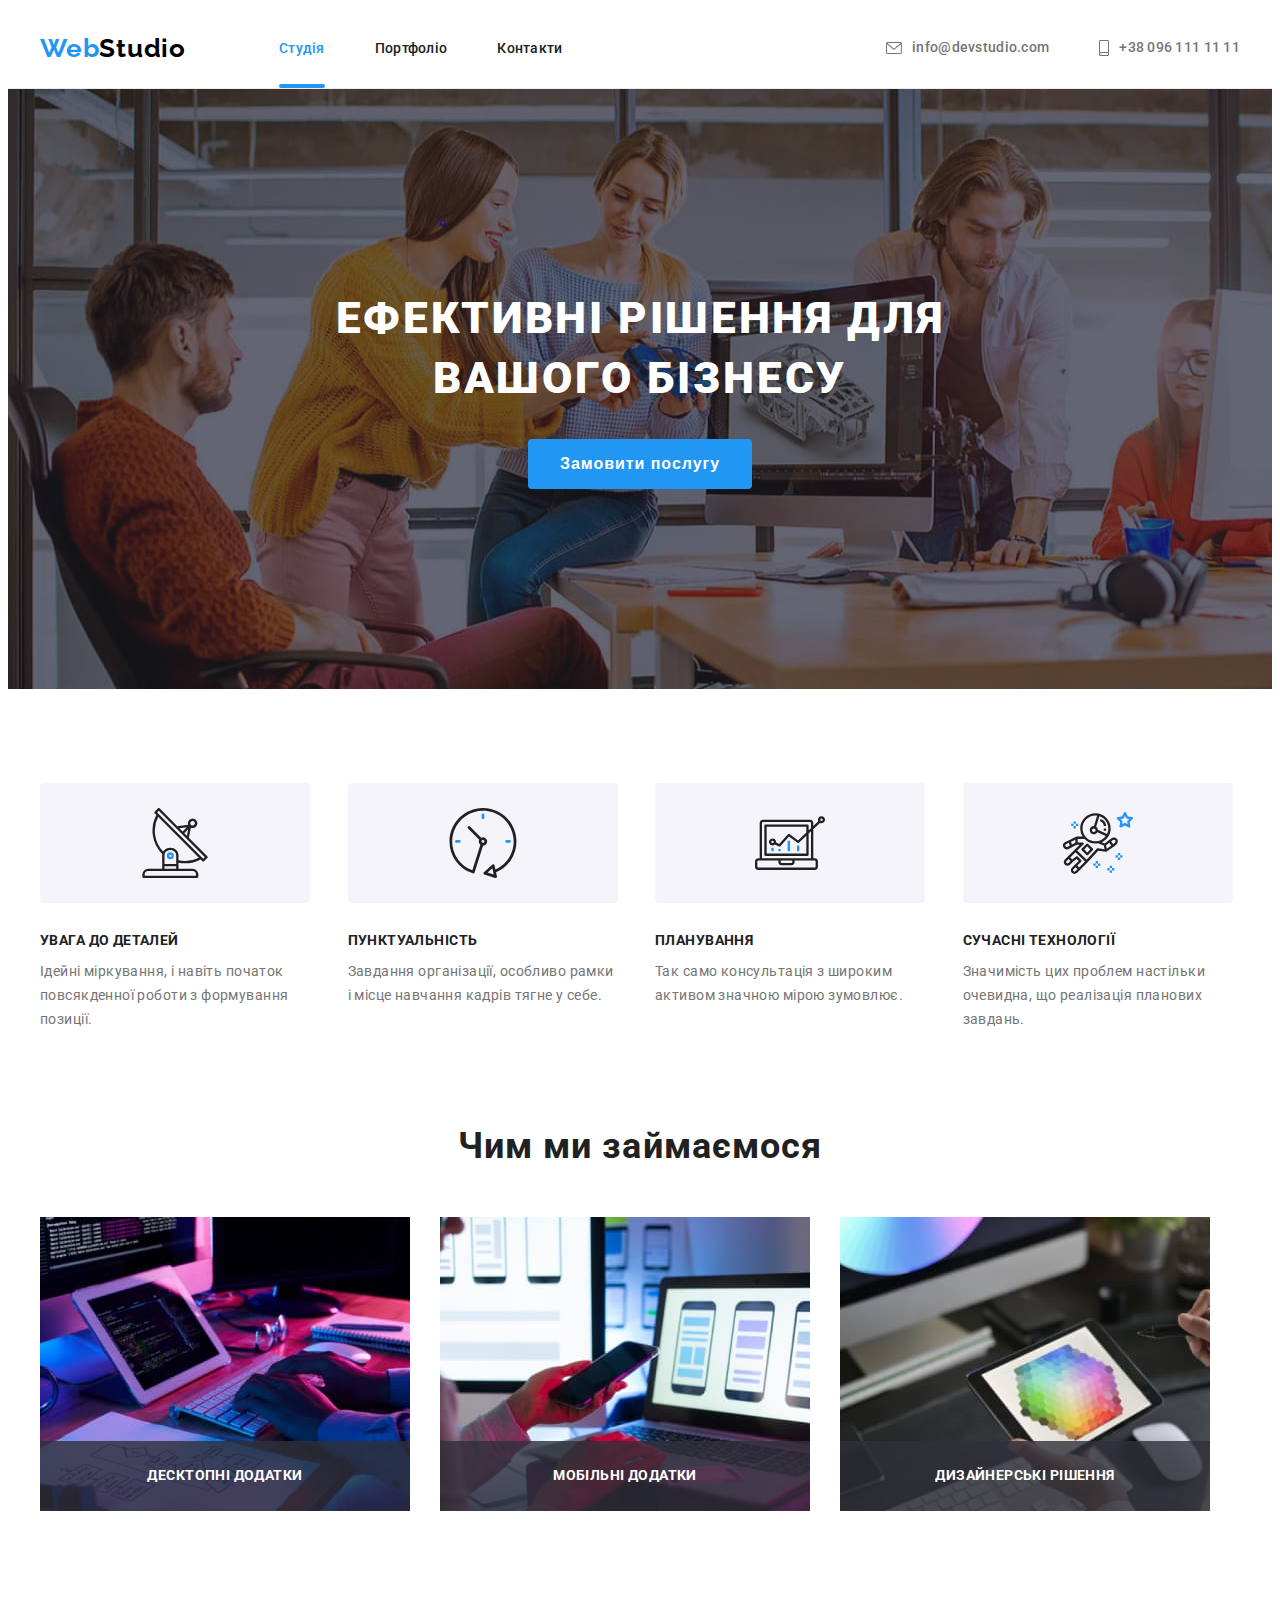
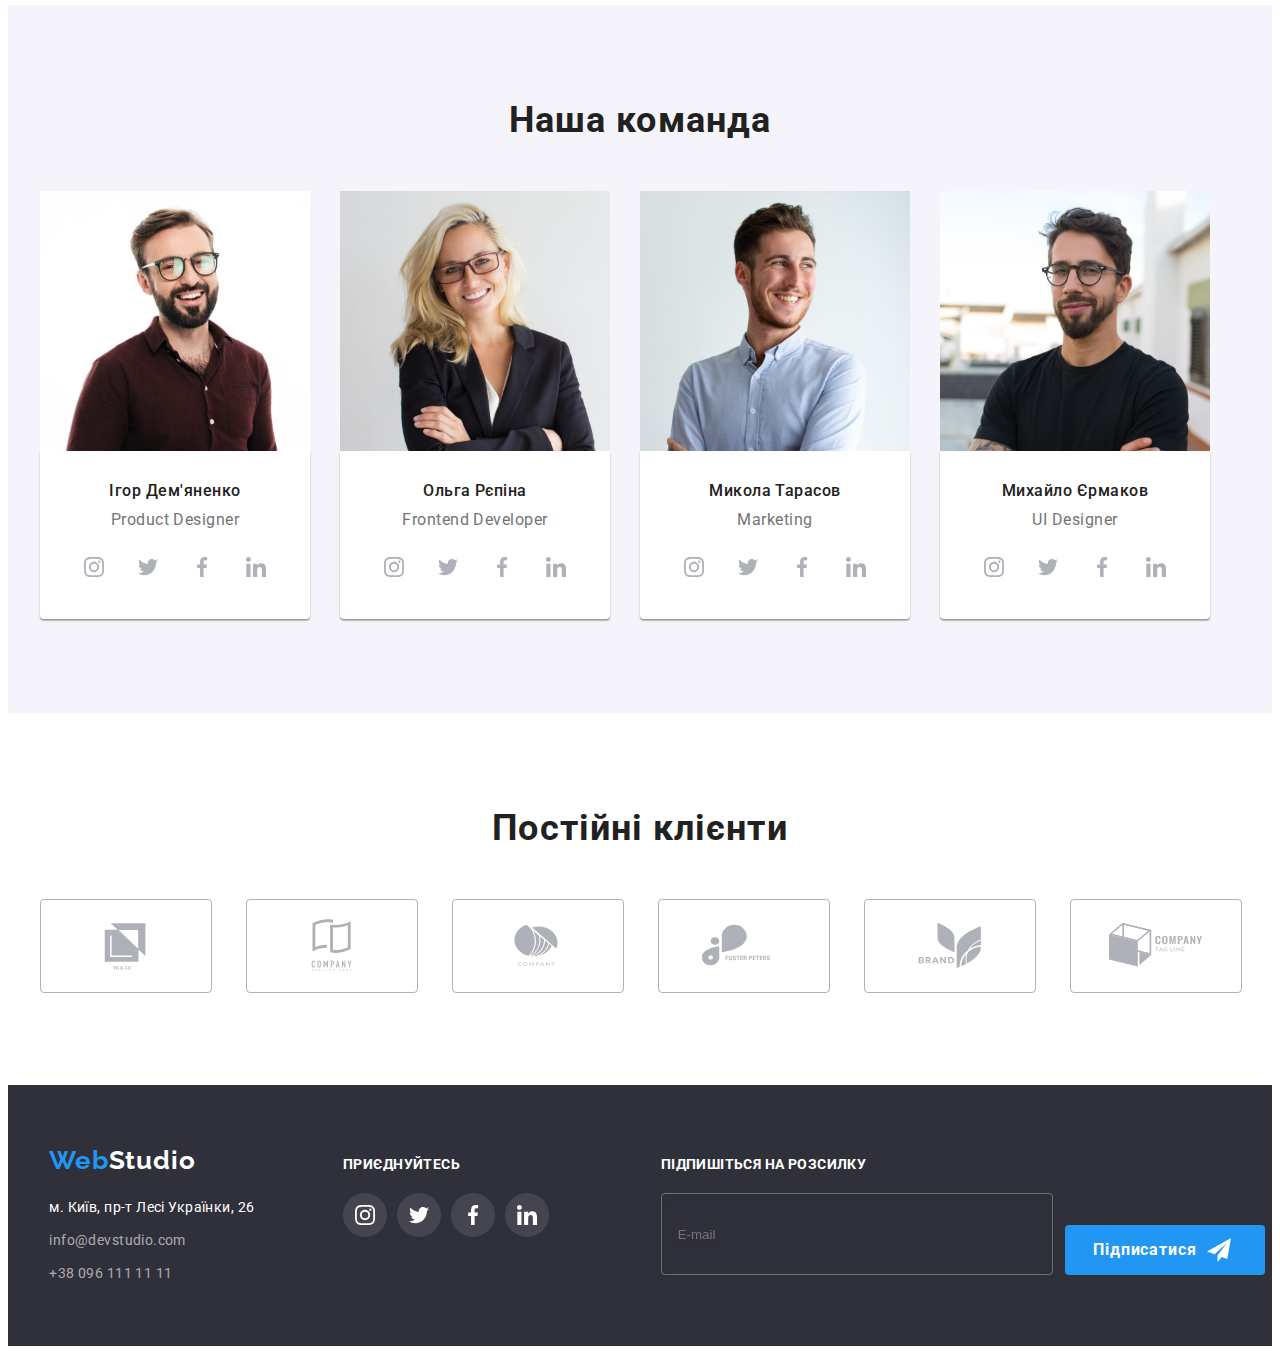
<file: index.html>
<!DOCTYPE html>
<html lang="uk">
<head>
    <meta charset="UTF-8">
    <meta http-equiv="X-UA-Compatible" content="IE=edge">
    <meta name="viewport" content="width=device-width, initial-scale=1.0">
    <title lang="en">WebStudio</title>
    <link rel="preconnect" href="https://fonts.googleapis.com">
    <link rel="preconnect" href="https://fonts.gstatic.com" crossorigin>
    <link href="https://fonts.googleapis.com/css2?family=Raleway:wght@700&family=Roboto:wght@400;500;700;900&display=swap"
        rel="stylesheet">
    <link rel="stylesheet" href="https://cdnjs.cloudflare.com/ajax/libs/modern-normalize/1.1.0/modern-normalize.min.css"
        integrity="sha512-wpPYUAdjBVSE4KJnH1VR1HeZfpl1ub8YT/NKx4PuQ5NmX2tKuGu6U/JRp5y+Y8XG2tV+wKQpNHVUX03MfMFn9Q=="
        crossorigin="anonymous" referrerpolicy="no-referrer" />
    <link rel="stylesheet" href="./css/main.min.css" />
</head>
<body>
    <header class="header-border">
            <div class="container">
                <nav class="header-item">
                        <a href="./index.html"><span class="logo">Web</span><span class="logo logo-second-part">Studio</span></a>
                    <ul class="list-link flex-items">
                        <li class="list-item">
                            <a class="link current" href="./index.html">Студія</a>
                        </li>
                        <li class="list-item">
                            <a class="link" href="./portfolio.html">Портфоліо</a>
                        </li>
                        <li class="list-item">
                            <a class="link" href="#">Контакти</a>
                        </li>
                    </ul>
                </nav>
                <ul class="list-address flex-items">
                    <li class="address-item mail">
                        <a class="link-address" href="mailto:info@devstudio.com">
                            <svg class="mail-icon">
                                <use href="./images/for-sprite/sprite.svg#mail"></use>
                            </svg>
                            info@devstudio.com
                        </a>
                    </li>
                    <li class="address-item">
                        <a class="link-address" href="tel:+380961111111">
                            <svg class="phone-icon">
                                <use href="./images/for-sprite/sprite.svg#phone"></use>
                            </svg>+38 096 111 11 11
                        </a>
                    </li>
                </ul>
            </div>
    </header>
    <main>
        <section class="hero">
            <div class="container">
                <h1 class="hero__title">
                    Ефективні рішення для
                    вашого бізнесу
                </h1>
                <button type="button" class="hero__button" data-modal-open>
                    Замовити послугу
                </button>
            </div>
        </section>
        <section class="section">
            <div class="container">
                <h2 class="visually-hidden">
                    Наші переваги
                </h2>
                    <ul class="advantages">
                        <li class="advantages__card">
                            <div class="advantages__container">
                                <svg class="advantages__icon">
                                    <use href="./images/for-sprite/sprite.svg#icon-benefit-1"></use>
                                </svg>
                            </div>
                            <h3 class="advantages__title">
                                Увага до деталей
                            </h3>
                            <p class="advantages__paragraph">Ідейні міркування, і навіть початок повсякденної роботи з формування позиції.
                            </p>
                        </li>
                        <li class="advantages__card">
                            <div class="advantages__container">
                                <svg class="advantages__icon">
                                    <use href="./images/for-sprite/sprite.svg#icon-benefit-2"></use>
                                </svg>
                            </div>
                            <h3 class="advantages__title">
                                Пунктуальність
                            </h3>
                            <p class="advantages__paragraph">Завдання організації, особливо рамки і місце навчання кадрів тягне у себе.</p>
                        </li>
                        <li class="advantages__card">
                            <div class="advantages__container">
                                <svg class="advantages__icon">
                                    <use href="./images/for-sprite/sprite.svg#icon-benefit-3"></use>
                                </svg>
                            </div>
                            <h3 class="advantages__title">
                                Планування
                            </h3>
                            <p class="advantages__paragraph">Так само консультація з широким активом значною мірою зумовлює.</p>
                        </li>
                        <li class="advantages__card">
                            <div class="advantages__container">
                                <svg class="advantages__icon">
                                    <use href="./images/for-sprite/sprite.svg#icon-benefit-4"></use>
                                </svg>
                            </div>
                            <h3 class="advantages__title">
                                Сучасні технології
                            </h3>
                            <p class="advantages__paragraph">Значимість цих проблем настільки очевидна, що реалізація планових завдань.</p>
                        </li>
                    </ul>
            </div>
        </section>
        <section class="our-work">
            <div class="container">
                <h2 class="description-title">
                    Чим ми займаємося
                </h2>
                            <ul class="flex-items">
                                <li class="work product-thumb">
                                    <img src="./images/sample-1.jpg" alt="Робота за планшетом з клавіатурою" width="370">
                                    <h2 class="our-work-name">
                                        Десктопні додатки
                                    </h2>
                                </li>
                                <li class="work product-thumb">
                                    <img src="./images/sample-2.jpg" alt="Робота за ноутбуком" width="370">
                                    <h2 class="our-work-name">
                                        Мобільні додатки
                                    </h2>
                                </li>
                                <li class="work product-thumb">
                                    <img src="./images/sample-3.jpg" alt="Робота за планшетом" width="370">
                                    <h2 class="our-work-name">
                                        Дизайнерські рішення
                                    </h2>
                                </li>
                            </ul>
            </div>
        </section>
        <section class="section worker-section">
            <div class="container">
                <h2 class="worker">
                    Наша команда
                </h2>
                <ul class="flex-items">
                    <li class="worker-list">
                        <img src="./images/worker-1.jpg" alt="Працівник в окулярах в коричневій сорочці" width="270">
                        <div class="worker-description">
                            <h3 class="card-worker">
                                Ігор Дем'яненко
                            </h3>
                            <p class="profession-worker">Product Designer</p>
                            <ul class="flex-items box-media">
                                <li class="social-list">
                                    <a href="#" class="link-networks">
                                        <svg class="social-networks">
                                            <use href="./images/for-sprite/sprite.svg#icon-instagram"></use>
                                        </svg>
                                    </a>
                                </li>
                                <li class="social-list">
                                    <a href="#" class="link-networks">
                                        <svg class="social-networks">
                                            <use href="./images/for-sprite/sprite.svg#icon-twitter"></use>
                                        </svg>
                                    </a>
                                </li>
                                <li class="social-list">
                                    <a href="#" class="link-networks">
                                        <svg class="social-networks">
                                            <use href="./images/for-sprite/sprite.svg#icon-facebook"></use>
                                        </svg>
                                    </a>
                                </li>
                                <li class="social-list">
                                    <a href="#" class="link-networks">
                                        <svg class="social-networks">
                                            <use href="./images/for-sprite/sprite.svg#icon-linkedin"></use>
                                        </svg>
                                    </a>
                                </li>
                            </ul>
                        </div>
                    </li>
                    <li class="worker-list">
                        <img src="./images/worker-2.jpg" alt="Працівниця в окулярах в чорному жакеті" width="270">
                        <div class="worker-description">
                            <h3 class="card-worker">
                                Ольга Рєпіна
                            </h3>
                            <p class="profession-worker">Frontend Developer</p>
                            <ul class="flex-items box-media">
                                <li class="social-list">
                                    <a href="#" class="link-networks">
                                        <svg class="social-networks">
                                            <use href="./images/for-sprite/sprite.svg#icon-instagram"></use>
                                        </svg>
                                    </a>
                                </li>
                                <li class="social-list">
                                    <a href="#" class="link-networks">
                                        <svg class="social-networks">
                                            <use href="./images/for-sprite/sprite.svg#icon-twitter"></use>
                                        </svg>
                                    </a>
                                </li>
                                <li class="social-list">
                                    <a href="#" class="link-networks">
                                        <svg class="social-networks">
                                            <use href="./images/for-sprite/sprite.svg#icon-facebook"></use>
                                        </svg>
                                    </a>
                                </li>
                                <li class="social-list">
                                    <a href="#" class="link-networks">
                                        <svg class="social-networks">
                                            <use href="./images/for-sprite/sprite.svg#icon-linkedin"></use>
                                        </svg>
                                    </a>
                                </li>
                            </ul>
                        </div>
                    </li>
                    <li class="worker-list">
                        <img src="./images/worker-3.jpg" alt="Працівник в білій сорочці" width="270">
                        <div class="worker-description">
                            <h3 class="card-worker">
                                Микола Тарасов
                            </h3>
                            <p class="profession-worker">Marketing</p>
                            <ul class="flex-items box-media">
                                <li class="social-list">
                                    <a href="#" class="link-networks">
                                        <svg class="social-networks">
                                            <use href="./images/for-sprite/sprite.svg#icon-instagram"></use>
                                        </svg>
                                    </a>
                                </li>
                                <li class="social-list">
                                    <a href="#" class="link-networks">
                                        <svg class="social-networks">
                                            <use href="./images/for-sprite/sprite.svg#icon-twitter"></use>
                                        </svg>
                                    </a>
                                </li>
                                <li class="social-list">
                                    <a href="#" class="link-networks">
                                        <svg class="social-networks">
                                            <use href="./images/for-sprite/sprite.svg#icon-facebook"></use>
                                        </svg>
                                    </a>
                                </li>
                                <li class="social-list">
                                    <a href="#" class="link-networks">
                                        <svg class="social-networks">
                                            <use href="./images/for-sprite/sprite.svg#icon-linkedin"></use>
                                        </svg>
                                    </a>
                                </li>
                            </ul>
                        </div>
                    </li>
                    <li class="worker-list">
                        <img src="./images/worker-4.jpg" alt="Працівник в окулярах в чорній футболці" width="270">
                        <div class="worker-description">
                            <h3 class="card-worker">
                                Михайло Єрмаков
                            </h3>
                            <p class="profession-worker">UI Designer</p>
                            <ul class="flex-items box-media">
                                <li class="social-list">
                                    <a href="#" class="link-networks">
                                        <svg class="social-networks">
                                            <use href="./images/for-sprite/sprite.svg#icon-instagram"></use>
                                        </svg>
                                    </a>
                                </li>
                                <li class="social-list">
                                    <a href="#" class="link-networks">
                                        <svg class="social-networks">
                                            <use href="./images/for-sprite/sprite.svg#icon-twitter"></use>
                                        </svg>
                                    </a>
                                </li>
                                <li class="social-list">
                                    <a href="#" class="link-networks">
                                        <svg class="social-networks">
                                            <use href="./images/for-sprite/sprite.svg#icon-facebook"></use>
                                        </svg>
                                    </a>
                                </li>
                                <li class="social-list">
                                    <a href="#" class="link-networks">
                                        <svg class="social-networks">
                                            <use href="./images/for-sprite/sprite.svg#icon-linkedin"></use>
                                        </svg>
                                    </a>
                                </li>
                            </ul>
                        </div>
                    </li>
                </ul>
            </div>
        </section>
        <section class="section">
            <div class="container">
                <h2 class="clients-title">Постійні клієнти</h2>
                <ul class="flex-items clients">
                    <li class="clients__company">
                        <a href="#" class="clients__link">
                            <svg class="clients__icon">
                                <use href="./images/for-sprite/sprite.svg#icon-company-1"></use>
                            </svg>
                        </a>
                    </li>
                    <li class="clients__company">
                        <a href="#" class="clients__link">
                            <svg class="clients__icon">
                                <use href="./images/for-sprite/sprite.svg#icon-company-2"></use>
                            </svg>
                        </a>
                    </li>
                    <li class="clients__company">
                        <a href="#" class="clients__link">
                            <svg class="clients__icon">
                                <use href="./images/for-sprite/sprite.svg#icon-company-3"></use>
                            </svg>
                        </a>
                    </li>
                    <li class="clients__company">
                        <a href="#" class="clients__link">
                            <svg class="clients__icon">
                                <use href="./images/for-sprite/sprite.svg#icon-company-4"></use>
                            </svg>
                        </a>
                    </li>
                    <li class="clients__company">
                        <a href="#" class="clients__link">
                            <svg class="clients__icon">
                                <use href="./images/for-sprite/sprite.svg#icon-company-5"></use>
                            </svg>
                        </a>
                    </li>
                    <li class="clients__company">
                        <a href="#" class="clients__link">
                            <svg class="clients__icon">
                                <use href="./images/for-sprite/sprite.svg#icon-company-6"></use>
                            </svg>
                        </a>
                    </li>
                </ul>
            </div>
        </section>
    </main>
    <footer class="footer-address">
        <div class="container footer-container">
            <div class="footer-left-part">
                <a href="./index.html"><span class="logo">Web</span><span class="logo logo-third-part">Studio</span></a>
                <address class="footer-list">
                    <ul>
                        <li>
                            <a class="footer-link" href="https://goo.gl/maps/sdtxkwDF94uDCL8M9" target="_blank"
                                rel="noopener noreferrer">м. Київ, пр-т Лесі Українки, 26</a>
                        </li>
                        <li class="footer-contacts">
                            <a class="footer-link footer-transparant" href="mailto:info@devstudio.com">info@devstudio.com</a>
                        </li>
                        <li class="footer-contacts">
                            <a class="footer-link footer-transparant" href="tel:+380961111111">+38 096 111 11 11</a>
                        </li>
                    </ul>
                </address>
            </div>
            <div class="footer-right-part">
                <h2 class="join-link">
                    Приєднуйтесь
                </h2>
                <ul class="flex-items box-media-footer">
                    <li class="social-list-footer">
                        <a href="#" class="link-networks-footer">
                            <svg class="social-networks-footer">
                                <use href="./images/for-sprite/sprite.svg#icon-instagram"></use>
                            </svg>
                        </a>
                    </li>
                   <li class="social-list-footer">
                        <a href="#" class="link-networks-footer">
                            <svg class="social-networks-footer">
                                <use href="./images/for-sprite/sprite.svg#icon-twitter"></use>
                            </svg>
                        </a>
                    </li>
                    <li class="social-list-footer">
                        <a href="#" class="link-networks-footer">
                            <svg class="social-networks-footer">
                                <use href="./images/for-sprite/sprite.svg#icon-facebook"></use>
                            </svg>
                        </a>
                    </li>
                    <li class="social-list-footer">
                        <a href="#" class="link-networks-footer">
                            <svg class="social-networks-footer">
                                <use href="./images/for-sprite/sprite.svg#icon-linkedin"></use>
                            </svg>
                        </a>
                    </li>
                </ul>
            </div>
            <div class="footer-form">
                <form class="footer-contain">
                    <label class="contact-form-field">
                    <span class="footer-form-title">Підпишіться на розсилку</span>
                    <span class="contact-form-input-footer">
                        <input 
                            name="user-email-address" 
                            class="email-footer" 
                            type="email" 
                            placeholder="E-mail">
                    </span>
                    </label>
                    <button type="submit" class="footer-button">
                        Підписатися
                            <svg class="footer-icon" width="24" height="24">
                                <use href="./images/for-sprite/sprite.svg#icon-send"></use>
                            </svg>
                    </button>
                </form>
            </div>
        </div>
    </footer>

<div class="backdrop is-hidden" data-modal>
    <div class="modal">
        <button type="button" class="modal-close-button" data-modal-close>
            <svg class="modal-close-icon" width="18" height="18">
                <use href="./images/for-sprite/sprite.svg#icon-close-button"></use>
            </svg>
        </button>

        <form class="contact-form">
            <p class="contact-form-title">Залиште свої дані, ми вам передзвонимо</p>
            <label class="contact-form-field">
                <span class="text-style">Ім'я</span>
                <span class="contact-form-input-wrapper">
                    <input 
                    name="user-name" 
                    class="contact-form-input" 
                    type="text">
                    <svg class="contact-form-icon" width="18" height="18">
                        <use href="./images/for-sprite/sprite.svg#icon-name"></use>
                    </svg>
                </span>
            </label>
            <label class="contact-form-field">
                <span class="text-style">Телефон</span>
                <span class="contact-form-input-wrapper">
                    <input 
                    name="user-phone" 
                    class="contact-form-input" 
                    type="tel">
                    <svg class="contact-form-icon" width="18" height="18">
                        <use href="./images/for-sprite/sprite.svg#icon-tel"></use>
                    </svg>
                </span>
            </label>
            <label class="contact-form-field">
                <span class="text-style">Пошта</span>
                <span class="contact-form-input-wrapper">
                    <input 
                        name="user-mail" 
                        class="contact-form-input" 
                        type="email">
                    <svg class="contact-form-icon" width="18" height="18">
                        <use href="./images/for-sprite/sprite.svg#icon-mail"></use>
                    </svg>
                </span>
            </label>
            <label class="contact-form-field">
                <span class="text-style">Коментар</span>
                <textarea 
                    name="user-message" 
                    class="contact-form-message"
                    placeholder="Введіть текст"
                ></textarea>
            </label>
            <div class="contact-form-checkbox-wrapper">
                <input 
                    name="accept-policy" 
                    type="checkbox" 
                    class="contact-form-checkbox visually-hidden" 
                    id="policy-checkbox"
                    required>
                <label
                    for="policy-checkbox" 
                    class="contact-form-checkbox-label">
                    <span class="check-thumb">
                        <svg class="check-icon" width="16" height="15">
                            <use href="./images/for-sprite/icon-check.svg#check"></use>
                        </svg>
                    </span>
                    Погоджуюся з розсилкою та приймаю&nbsp;
                    <a href="#" class="link-comment">Умови договору</a>
                </label>
            </div>
            <button 
                type="submit" 
                class="contact-form-submit-button">
                Відправити
            </button>
        </form>
    </div>
</div>

<script src="./js/modal.js"></script>

</body>
</html>
</file>
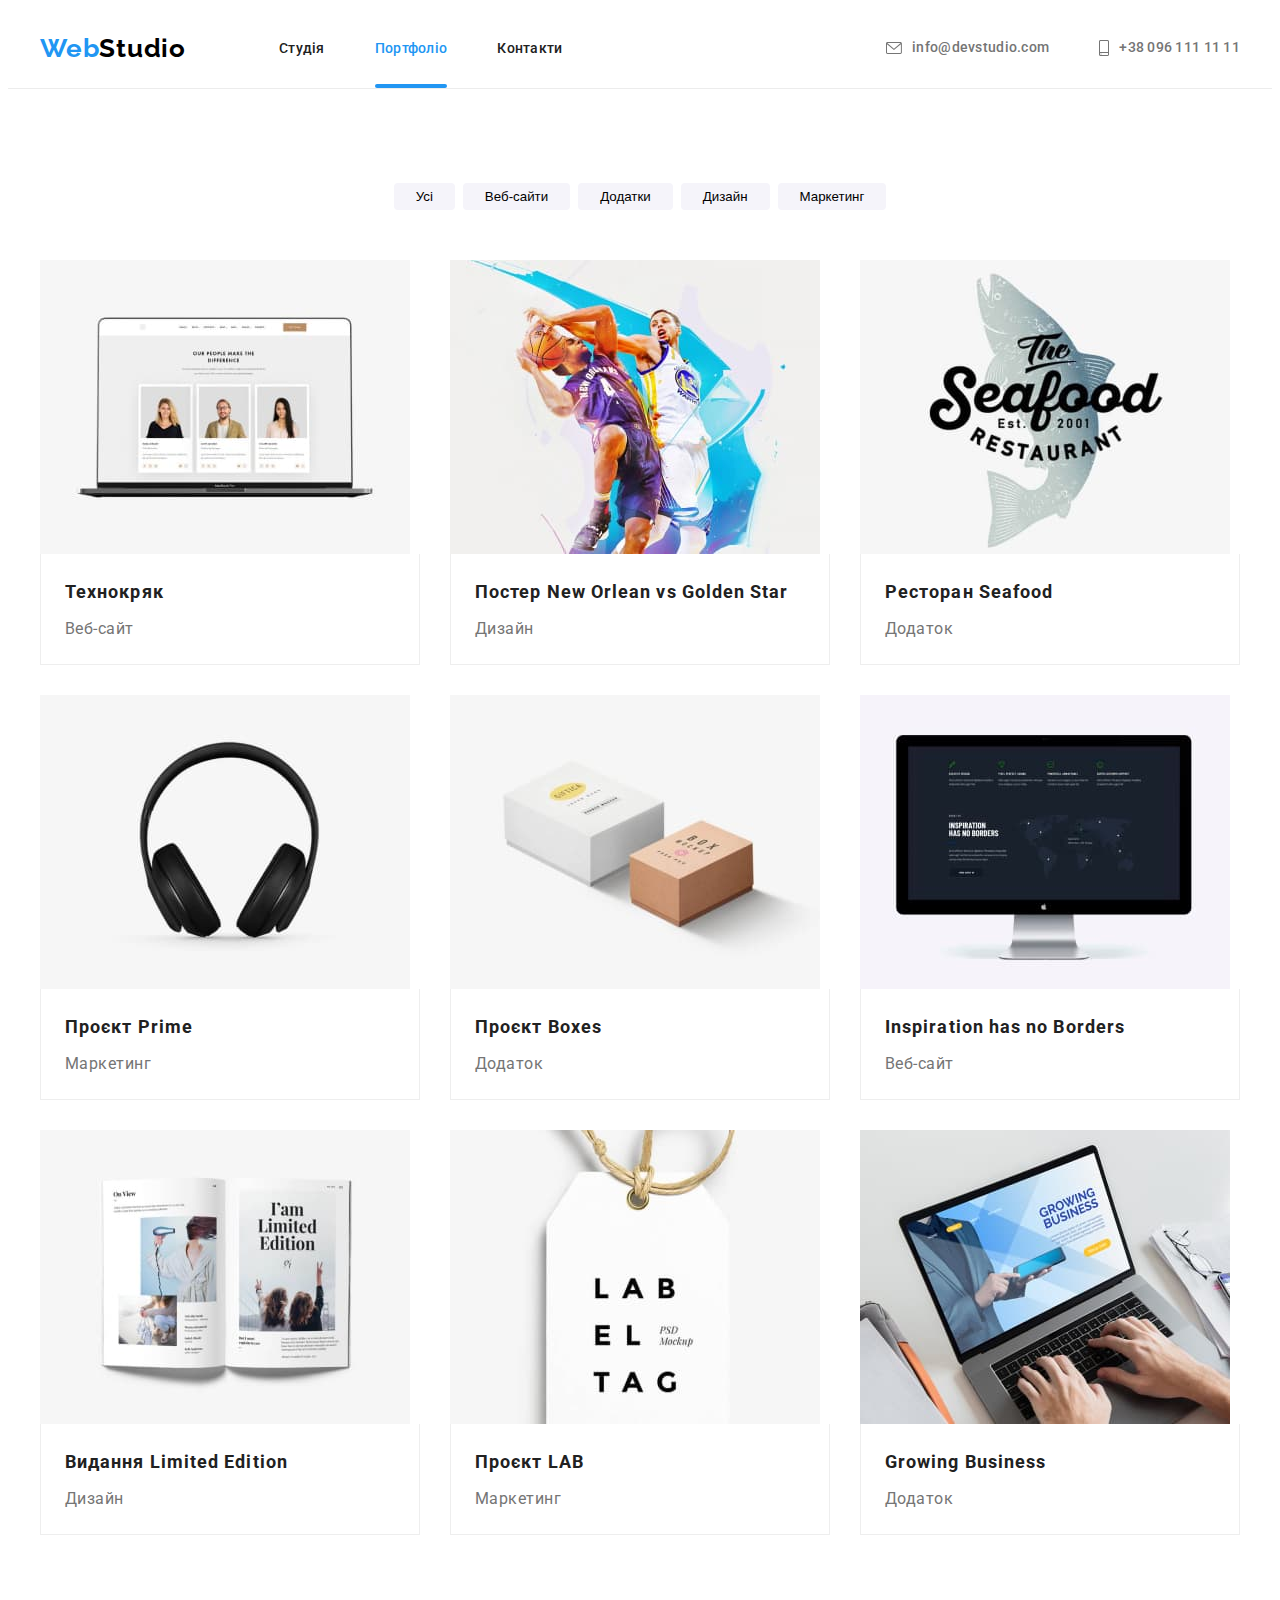
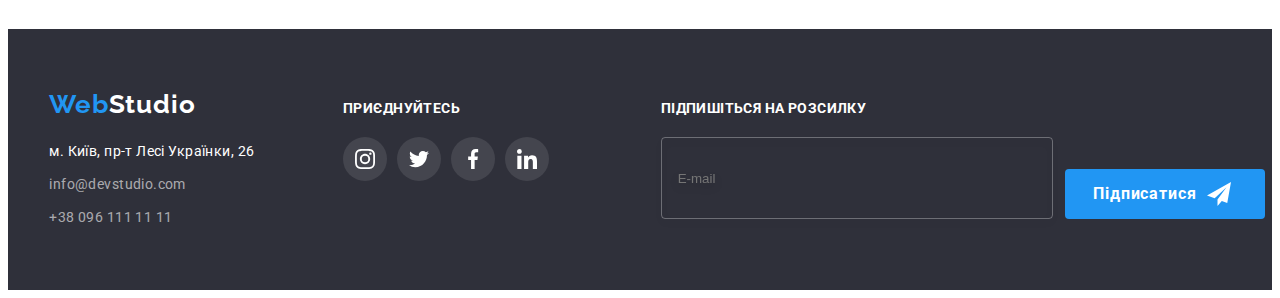
<file: portfolio.html>
<!DOCTYPE html>
<html lang="uk">
<head>
    <meta charset="UTF-8">
    <meta http-equiv="X-UA-Compatible" content="IE=edge">
    <meta name="viewport" content="width=device-width, initial-scale=1.0">
    <title lang="en">Portfolio</title>
    <link rel="preconnect" href="https://fonts.googleapis.com">
    <link rel="preconnect" href="https://fonts.gstatic.com" crossorigin>
    <link href="https://fonts.googleapis.com/css2?family=Raleway:wght@700&family=Roboto:wght@400;500;700;900&display=swap"
        rel="stylesheet">
    <link rel="stylesheet" href="https://cdnjs.cloudflare.com/ajax/libs/modern-normalize/1.1.0/modern-normalize.min.css"
        integrity="sha512-wpPYUAdjBVSE4KJnH1VR1HeZfpl1ub8YT/NKx4PuQ5NmX2tKuGu6U/JRp5y+Y8XG2tV+wKQpNHVUX03MfMFn9Q=="
        crossorigin="anonymous" referrerpolicy="no-referrer" />
    <link rel="stylesheet" href="./css/main.min.css" />
</head>
<body>
    <header class="header-border">
        <div class="container">
            <nav class="header-item">
                <a href="./index.html"><span class="logo">Web</span><span class="logo logo-second-part">Studio</span></a>
                <ul class="list-link flex-items">
                    <li class="list-item">
                        <a class="link" href="./index.html">Студія</a>
                    </li>
                    <li class="list-item">
                        <a class="link current" href="./portfolio.html">Портфоліо</a>
                    </li>
                    <li class="list-item">
                        <a class="link" href="#">Контакти</a>
                    </li>
                </ul>
            </nav>
            <ul class="list-address flex-items">
                <li class="address-item mail">
                    <a class="link-address" href="mailto:info@devstudio.com">
                        <svg class="mail-icon">
                            <use href="./images/for-sprite/sprite.svg#mail"></use>
                        </svg>
                        info@devstudio.com
                    </a>
                </li>
                <li class="address-item">
                    <a class="link-address" href="tel:+380961111111">
                        <svg class="phone-icon">
                            <use href="./images/for-sprite/sprite.svg#phone"></use>
                        </svg>+38 096 111 11 11
                    </a>
                </li>
            </ul>
        </div>
    </header>
    <main>
        <section class="section">
            <div class="container">
                <h1 class="visually-hidden">
                    Наші проєкти
                </h1>
                <ul class="flex-items list-button">
                    <li class="button-item">
                        <button type="button" class="filter-button">
                            Усі
                        </button>
                    </li>
                    <li class="button-item">
                        <button type="button" class="filter-button">
                            Веб-сайти
                        </button>
                    </li>
                    <li class="button-item">
                        <button type="button" class="filter-button">
                            Додатки
                        </button>
                    </li>
                    <li class="button-item">
                        <button type="button" class="filter-button">
                            Дизайн
                        </button>
                    </li>
                    <li class="button-item">
                        <button type="button" class="filter-button">
                            Маркетинг
                        </button>
                    </li>
                </ul>
                <ul class="flex-items project-items">
                    <li class="card-project">
                        <a href="#" class="link-project">
                            <div class="image-project">
                                <img src="./images/project-1.jpg" alt="Ноутбук з сайтом" width="370">
                                <div class="overlay">
                                    <p class="overlay-text">
                                        Ресурс пропонує комплексні пропозиції з різним рівнем функціоналу та сервісів. Все це дозволить відвідувачу отримати
                                        вичерпні відомості про компанію чи приватну особу.
                                    </p>
                                </div>
                            </div>
                            <div class="project-description">
                                <h2 class="name-project">
                                    Технокряк
                                </h2>
                                <p class="type-project">
                                    Веб-сайт
                                </p>
                            </div>
                        </a>
                    </li>
                    <li class="card-project">
                        <a href="#" class="link-project">
                           <div class="image-project">
                                <img src="./images/project-2.jpg" alt="Постер баскетбольної команди" width="370">
                                <div class="overlay">
                                    <p class="overlay-text">
                                        Ресурс пропонує комплексні пропозиції з різним рівнем функціоналу та сервісів. Все це дозволить відвідувачу
                                        отримати
                                        вичерпні відомості про компанію чи приватну особу.
                                    </p>
                                </div>
                           </div>
                            <div class="project-description">
                                <h2 class="name-project">
                                    Постер <span lang="en">New Orlean vs Golden Star</span>
                                </h2>
                                <p class="type-project">
                                    Дизайн
                                </p>
                            </div>
                        </a>
                    </li>
                    <li class="card-project">
                        <a href="#" class="link-project">
                            <div class="image-project">
                                <img src="./images/project-3.jpg" alt="Рибний ресторан" width="370">
                                <div class="overlay">
                                    <p class="overlay-text">
                                        Ресурс пропонує комплексні пропозиції з різним рівнем функціоналу та сервісів. Все це дозволить відвідувачу
                                        отримати
                                        вичерпні відомості про компанію чи приватну особу.
                                    </p>
                                </div>
                            </div>
                            <div class="project-description">
                                <h2 class="name-project">
                                    Ресторан <span lang="en">Seafood</span>
                                </h2>
                                <p class="type-project">
                                    Додаток
                                </p>
                            </div>
                        </a>
                    </li>
                    <li class="card-project">
                        <a href="#" class="link-project">
                            <div class="image-project">
                                <img src="./images/project-4.jpg" alt="Навушники" width="370">
                                <div class="overlay">
                                    <p class="overlay-text">
                                        Ресурс пропонує комплексні пропозиції з різним рівнем функціоналу та сервісів. Все це дозволить відвідувачу
                                        отримати
                                        вичерпні відомості про компанію чи приватну особу.
                                    </p>
                                </div>
                            </div>
                            <div class="project-description">
                                <h2 class="name-project">
                                    Проєкт <span lang="en">Prime</span>
                                </h2>
                                <p class="type-project">
                                    Маркетинг
                                </p>
                            </div>
                        </a>
                    </li>
                    <li class="card-project">
                        <a href="#" class="link-project">
                            <div class="image-project">
                                <img src="./images/project-5.jpg" alt="Дві коробки" width="370">
                                <div class="overlay">
                                    <p class="overlay-text">
                                        Ресурс пропонує комплексні пропозиції з різним рівнем функціоналу та сервісів. Все це дозволить відвідувачу
                                        отримати
                                        вичерпні відомості про компанію чи приватну особу.
                                    </p>
                                </div>
                            </div>
                            <div class="project-description">
                                <h2 class="name-project">
                                    Проєкт <span lang="en">Boxes</span>
                                </h2>
                                <p class="type-project">
                                    Додаток
                                </p>
                            </div>
                        </a>
                    </li>
                    <li class="card-project">
                        <a href="#" class="link-project">
                            <div class="image-project">
                                <img src="./images/project-6.jpg" alt="Монітор комп'ютера" width="370">
                                <div class="overlay">
                                    <p class="overlay-text">
                                        Ресурс пропонує комплексні пропозиції з різним рівнем функціоналу та сервісів. Все це дозволить відвідувачу
                                        отримати
                                        вичерпні відомості про компанію чи приватну особу.
                                    </p>
                                </div>
                            </div>
                            <div class="project-description">
                                <h2 lang="en" class="name-project">
                                    Inspiration has no Borders
                                </h2>
                                <p class="type-project">
                                    Веб-сайт
                                </p>
                            </div>
                        </a>
                    </li>
                    <li class="card-project">
                        <a href="#" class="link-project">
                            <div class="image-project">
                                <img src="./images/project-7.jpg" alt="Журнал" width="370">
                                <div class="overlay">
                                    <p class="overlay-text">
                                        Ресурс пропонує комплексні пропозиції з різним рівнем функціоналу та сервісів. Все це дозволить відвідувачу
                                        отримати
                                        вичерпні відомості про компанію чи приватну особу.
                                    </p>
                                </div>
                            </div>
                            <div class="project-description">
                                <h2 class="name-project">
                                    Видання <span lang="en">Limited Edition</span>
                                </h2>
                                <p class="type-project">
                                    Дизайн
                                </p>
                            </div>
                        </a>
                    </li>
                    <li class="card-project">
                        <a href="#" class="link-project">
                            <div class="image-project">
                                <img src="./images/project-8.jpg" alt="Ярлик з брендом" width="370">
                                <div class="overlay">
                                    <p class="overlay-text">
                                        Ресурс пропонує комплексні пропозиції з різним рівнем функціоналу та сервісів. Все це дозволить відвідувачу
                                        отримати
                                        вичерпні відомості про компанію чи приватну особу.
                                    </p>
                                </div>
                            </div>
                            <div class="project-description">
                                <h2 class="name-project">
                                    Проєкт <span lang="en">LAB</span>
                                </h2>
                                <p class="type-project">
                                    Маркетинг
                                </p>
                            </div>
                        </a>
                    </li>
                    <li class="card-project">
                        <a href="#" class="link-project">
                            <div class="image-project">
                                <img src="./images/project-9.jpg" alt="Ноутбук з рекламою" width="370">
                                <div class="overlay">
                                    <p class="overlay-text">
                                        Ресурс пропонує комплексні пропозиції з різним рівнем функціоналу та сервісів. Все це дозволить відвідувачу
                                        отримати
                                        вичерпні відомості про компанію чи приватну особу.
                                    </p>
                                </div>
                            </div>
                            <div class="project-description">
                                <h2 lang="en" class="name-project">
                                    Growing Business
                                </h2>
                                <p class="type-project">
                                    Додаток
                                </p>
                            </div>
                        </a>
                    </li>
                </ul>
            </div>
        </section>
    </main>
    <footer class="footer-address">
        <div class="container footer-container">
            <div class="footer-left-part">
                <a href="./index.html"><span class="logo">Web</span><span class="logo logo-third-part">Studio</span></a>
                <address class="footer-list">
                    <ul>
                        <li>
                            <a class="footer-link" href="https://goo.gl/maps/sdtxkwDF94uDCL8M9" target="_blank"
                                rel="noopener noreferrer">м. Київ, пр-т Лесі Українки, 26</a>
                        </li>
                        <li class="footer-contacts">
                            <a class="footer-link footer-transparant"
                                href="mailto:info@devstudio.com">info@devstudio.com</a>
                        </li>
                        <li class="footer-contacts">
                            <a class="footer-link footer-transparant" href="tel:+380961111111">+38 096 111 11 11</a>
                        </li>
                    </ul>
                </address>
            </div>
            <div class="footer-right-part">
                <h2 class="join-link">
                    Приєднуйтесь
                </h2>
                <ul class="flex-items box-media-footer">
                    <li class="social-list-footer">
                        <a href="#" class="link-networks-footer">
                            <svg class="social-networks-footer">
                                <use href="./images/for-sprite/sprite.svg#icon-instagram"></use>
                            </svg>
                        </a>
                    </li>
                    <li class="social-list-footer">
                        <a href="#" class="link-networks-footer">
                            <svg class="social-networks-footer">
                                <use href="./images/for-sprite/sprite.svg#icon-twitter"></use>
                            </svg>
                        </a>
                    </li>
                    <li class="social-list-footer">
                        <a href="#" class="link-networks-footer">
                            <svg class="social-networks-footer">
                                <use href="./images/for-sprite/sprite.svg#icon-facebook"></use>
                            </svg>
                        </a>
                    </li>
                    <li class="social-list-footer">
                        <a href="#" class="link-networks-footer">
                            <svg class="social-networks-footer">
                                <use href="./images/for-sprite/sprite.svg#icon-linkedin"></use>
                            </svg>
                        </a>
                    </li>
                </ul>
            </div>
        <div class="footer-form">
            <form class="footer-contain">
                <label class="contact-form-field">
                    <span class="footer-form-title">Підпишіться на розсилку</span>
                    <span class="contact-form-input-footer">
                        <input name="user-email-address" class="email-footer" type="email" placeholder="E-mail">
                    </span>
                </label>
                <button type="submit" class="footer-button">
                    Підписатися
                    <svg class="footer-icon" width="24" height="24">
                        <use href="./images/for-sprite/sprite.svg#icon-send"></use>
                    </svg>
                </button>
            </form>
        </div>
        </div>
        </footer>

<h2 class="project-name"></h2>

    <script src="./js/modal.js"></script>
</body>
</html>
</file>
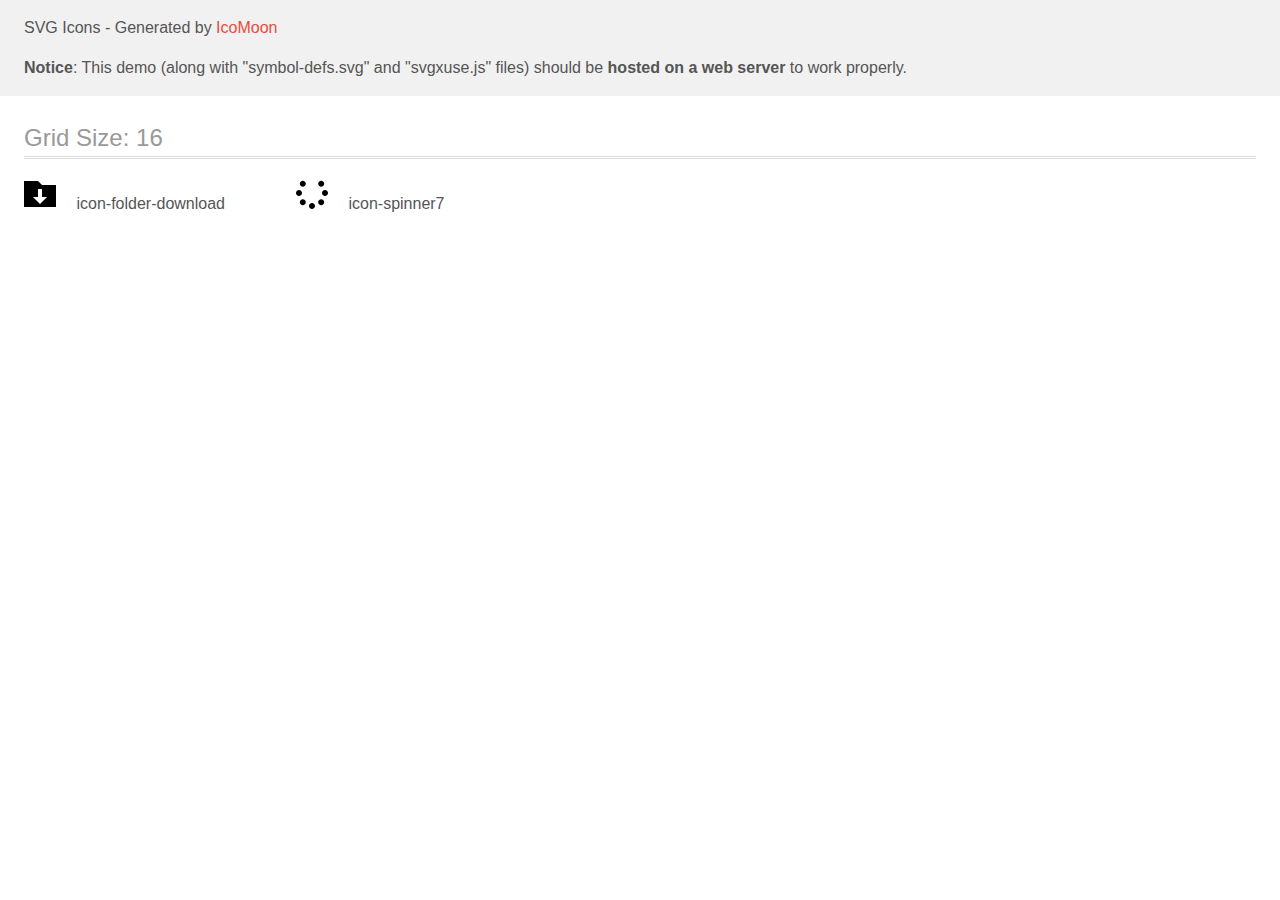
<file: images/for-sprite/icomoon15/demo-external-svg.html>
<!doctype html>
<html>
<head>
    <title>IcoMoon - SVG Icons</title>
    <meta charset="utf-8">
    <meta name="viewport" content="width=device-width, initial-scale=1">
    <link rel="stylesheet" href="demo-files/demo.css">
    <link rel="stylesheet" href="style.css">
</head>
<body>
<header class="bgc1 clearfix">
<div class="mhl">
    <p>SVG Icons - Generated by <a href="https://icomoon.io/app">IcoMoon</a></p><p><strong>Notice</strong>: This demo (along with "symbol-defs.svg" and "svgxuse.js" files) should be <b>hosted on a web server</b> to work properly.</p>
</div>
</header>
    <div class="clearfix mhl ptl">
        <h1 class="mvm mtn fgc1">Grid Size: 16</h1>
        <div class="glyph fs1">
            <div class="clearfix pbs">
                <svg class="icon icon-folder-download"><use xlink:href="symbol-defs.svg#icon-folder-download"></use></svg><span class="name"> icon-folder-download</span>
            </div>
        </div>
        <div class="glyph fs1">
            <div class="clearfix pbs">
                <svg class="icon icon-spinner7"><use xlink:href="symbol-defs.svg#icon-spinner7"></use></svg><span class="name"> icon-spinner7</span>
            </div>
        </div>
  </div>
<script defer src="svgxuse.js"></script>
</body>
</html>
</file>
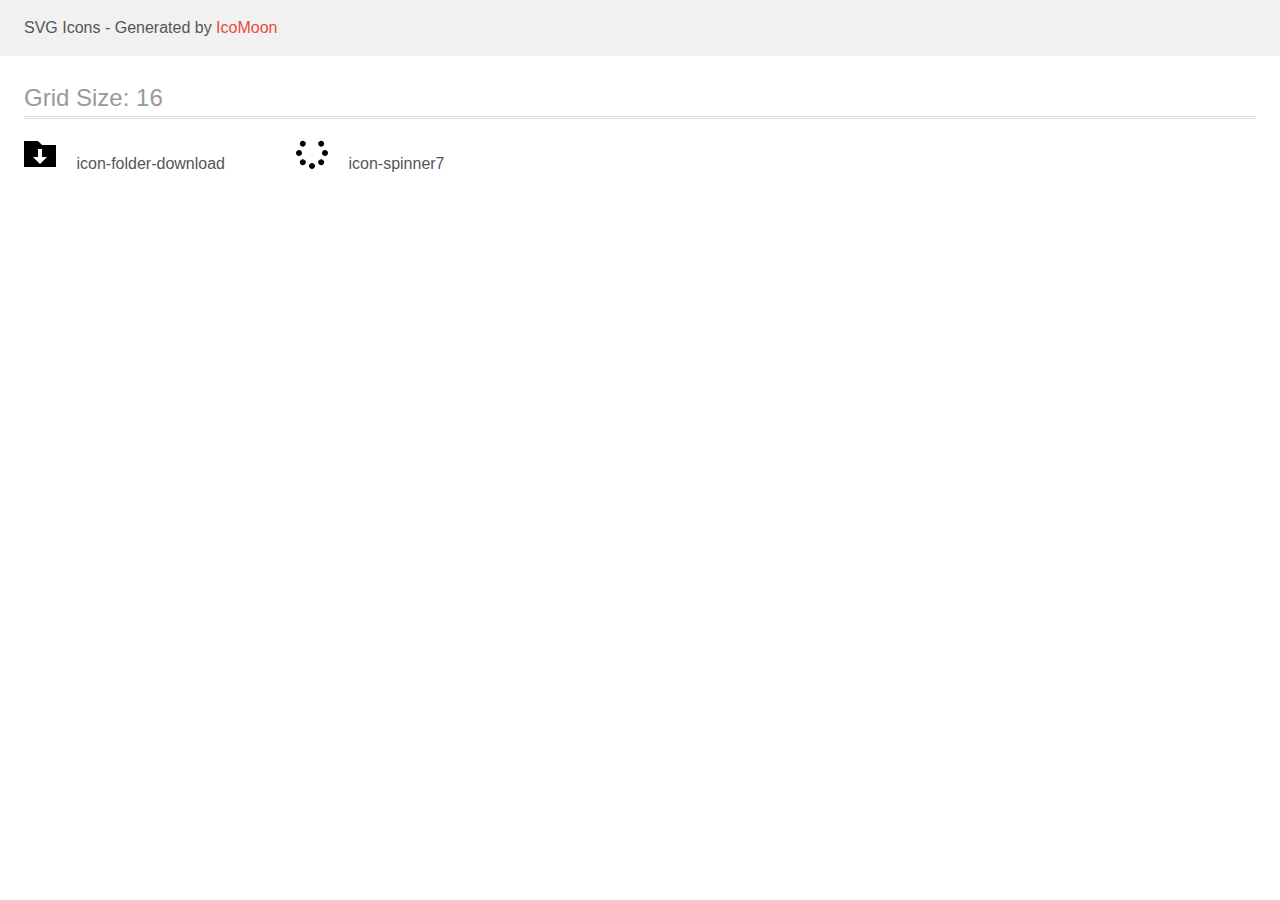
<file: images/for-sprite/icomoon15/demo.html>
<!doctype html>
<html>
<head>
    <title>IcoMoon - SVG Icons</title>
    <meta charset="utf-8">
    <meta name="viewport" content="width=device-width, initial-scale=1">
    <link rel="stylesheet" href="demo-files/demo.css">
    <link rel="stylesheet" href="style.css">
</head>
<body>
<svg aria-hidden="true" style="position: absolute; width: 0; height: 0; overflow: hidden;" version="1.1" xmlns="http://www.w3.org/2000/svg" xmlns:xlink="http://www.w3.org/1999/xlink">
<defs>
<symbol id="icon-folder-download" viewBox="0 0 32 32">
<path d="M18 8l-4-4h-14v26h32v-22h-14zM16 27l-7-7h5v-8h4v8h5l-7 7z"></path>
</symbol>
<symbol id="icon-spinner7" viewBox="0 0 32 32">
<path d="M13 29c0-1.657 1.343-3 3-3s3 1.343 3 3c0 1.657-1.343 3-3 3s-3-1.343-3-3zM0 16c0-1.657 1.343-3 3-3s3 1.343 3 3c0 1.657-1.343 3-3 3s-3-1.343-3-3zM26 16c0-1.657 1.343-3 3-3s3 1.343 3 3c0 1.657-1.343 3-3 3s-3-1.343-3-3zM3.808 6.808c0-1.657 1.343-3 3-3s3 1.343 3 3c0 1.657-1.343 3-3 3s-3-1.343-3-3zM22.192 25.192c0-1.657 1.343-3 3-3s3 1.343 3 3c0 1.657-1.343 3-3 3s-3-1.343-3-3zM3.808 25.192c0-1.657 1.343-3 3-3s3 1.343 3 3c0 1.657-1.343 3-3 3s-3-1.343-3-3zM22.192 6.808c0-1.657 1.343-3 3-3s3 1.343 3 3c0 1.657-1.343 3-3 3s-3-1.343-3-3z"></path>
</symbol>
</defs>
</svg>

<header class="bgc1 clearfix">
<div class="mhl">
    <p>SVG Icons - Generated by <a href="https://icomoon.io/app">IcoMoon</a></p>
</div>
</header>
    <div class="clearfix mhl ptl">
        <h1 class="mvm mtn fgc1">Grid Size: 16</h1>
        <div class="glyph fs1">
            <div class="clearfix pbs">
                <svg class="icon icon-folder-download"><use xlink:href="#icon-folder-download"></use></svg><span class="name"> icon-folder-download</span>
            </div>
        </div>
        <div class="glyph fs1">
            <div class="clearfix pbs">
                <svg class="icon icon-spinner7"><use xlink:href="#icon-spinner7"></use></svg><span class="name"> icon-spinner7</span>
            </div>
        </div>
  </div>
<script defer src="svgxuse.js"></script>
</body>
</html>
</file>
<file: images/for-sprite/icomoon15/demo-files/demo.css>
body {
  padding: 0;
  margin: 0;
  font-family: sans-serif;
  font-size: 1em;
  line-height: 1.5;
  color: #555;
  background: #fff;
}
h1 {
  font-size: 1.5em;
  font-weight: normal;
  box-shadow: 0 1px #ddd, 0 2px #fff, 0 3px #ddd;
}
small {
  font-size: .66666667em;
}
a {
  color: #e74c3c;
  text-decoration: none;
}
a:hover, a:focus {
  box-shadow: 0 1px #e74c3c;
}
.bshadow0, input {
  box-shadow: inset 0 -2px #e7e7e7;
}
input:hover {
  box-shadow: inset 0 -2px #ccc;
}
input, fieldset {
  font-size: 1em;
  margin: 0;
  padding: 0;
  border: 0;
}
input {
  color: inherit;
  line-height: 1.5;
  height: 1.5em;
  padding: .25em 0;
}
input:focus {
  outline: none;
  box-shadow: inset 0 -2px #449fdb;
}
.glyph {
  font-size: 16px;
  margin-right: 1.5em;
  float: left;
  width: 7em;
}
svg {
  color: #000;
}
.liga {
  width: 80%;
  width: calc(100% - 2.5em);
}
.talign-right {
  text-align: right;
}
.talign-center {
  text-align: center;
}
.bgc1 {
  background: #f1f1f1;
}
.fgc0 {
  color: #000;
}
.fgc1 {
  color: #999;
}
p {
  margin-top: 1em;
  margin-bottom: 1em;
}
.mvm {
  margin-top: .75em;
  margin-bottom: .75em;
}
.mtn {
  margin-top: 0;
}
.mtl, .mal {
  margin-top: 1.5em;
}
.mbl, .mal {
  margin-bottom: 1.5em;
}
.mal, .mhl {
  margin-left: 1.5em;
  margin-right: 1.5em;
}
.mhmm {
  margin-left: 1em;
  margin-right: 1em;
}
.ptl {
  padding-top: 1.5em;
}
.pbs, .pvs {
  padding-bottom: .25em;
}
.pvs, .pts {
  padding-top: .25em;
}
.unit {
  float: left;
}
.unitRight {
  float: right;
}
.size1of2 {
  width: 50%;
}
.size1of1 {
  width: 100%;
}
.clearfix:before, .clearfix:after {
  content: " ";
  display: table;
}
.clearfix:after {
  clear: both;
}
.hidden-true {
  display: none;
}
.textbox0 {
  width: 3em;
  background: #f1f1f1;
  padding: .25em .5em;
  line-height: 1.5;
  height: 1.5em;
}
.fs0 {
  font-size: 16px;
}
.fs1 {
  font-size: 32px;
}
.name {
  font-size: 0.5em;
  margin-left: 1em;
}
</file>
<file: images/for-sprite/icomoon15/style.css>
.icon {
  display: inline-block;
  width: 1em;
  height: 1em;
  stroke-width: 0;
  stroke: currentColor;
  fill: currentColor;
}

/* ==========================================
Single-colored icons can be modified like so:
.icon-name {
  font-size: 32px;
  color: red;
}
========================================== */
</file>
<file: css/main.min.css>
:root{--primary-font: Roboto, sans-serif;--secondary-font: Raleway, sans-serif;--primary-color: #212121;--link-address-color: #757575;--link-color: #2196F3;--logo-color: #000000;--primary-background-color: #FFFFFF;--secondary-background-color: #2F303A;--color-transparant: rgba(255, 255, 255, 0.6);--active-button-color: #188CE8;--section-color: #F5F4FA;--border-color: #EEEEEE;--header-border-color: #ECECEC;--background-color-image: #C4C4C4;--social-network-color: #AFB1B8}.visually-hidden{position:absolute;width:1px;height:1px;margin:-1px;padding:0;overflow:hidden;border:0;clip:rect(0 0 0 0)}body{font-family:var(--primary-font);color:var(--primary-color);background-color:var(--primary-background-color)}ul{list-style:none;margin-top:0;margin-bottom:0;padding-left:0}a{text-decoration:none}h1,h2,h3,p{padding:0;margin:0}img{display:block}.container{width:1200px;margin-left:auto;margin-right:auto;padding-left:15px;padding-right:15px}header .container{display:-webkit-box;display:-ms-flexbox;display:flex;-webkit-box-align:center;-ms-flex-align:center;align-items:center}.section{padding-top:94px;padding-bottom:94px}.flex-items{display:-webkit-box;display:-ms-flexbox;display:flex}.header-item{display:-webkit-box;display:-ms-flexbox;display:flex;-webkit-box-align:center;-ms-flex-align:center;align-items:center}.header-border{border-bottom:1px solid var(--header-border-color)}.logo{color:var(--link-color);font-family:var(--secondary-font);font-weight:700;font-size:26px;line-height:1.19;letter-spacing:.03em}.logo-second-part{color:var(--logo-color)}.list-link{display:-webkit-box;display:-ms-flexbox;display:flex;margin-left:93px}.link{display:block;position:relative;padding-top:32px;padding-bottom:32px;color:var(--primary-color);font-weight:500;font-size:14px;line-height:16px;letter-spacing:.02em;-webkit-transition:color 250ms cubic-bezier(0.4, 0, 0.2, 1);transition:color 250ms cubic-bezier(0.4, 0, 0.2, 1)}.link:hover,.link:focus{color:var(--link-color)}.list-item:not(:last-child){margin-right:50px}.link.current{color:var(--link-color)}.link.current::after{content:"";position:absolute;width:100%;height:4px;bottom:0;left:0;border-radius:2px;background-color:var(--link-color)}.list-address{display:-webkit-box;display:-ms-flexbox;display:flex;margin-top:0;margin-left:auto}.link-address{color:var(--link-address-color);font-weight:500;font-size:14px;line-height:1.14;letter-spacing:.02em;display:-webkit-box;display:-ms-flexbox;display:flex;-webkit-box-align:center;-ms-flex-align:center;align-items:center;-webkit-transition:color 250ms cubic-bezier(0.4, 0, 0.2, 1);transition:color 250ms cubic-bezier(0.4, 0, 0.2, 1)}.link-address:hover,.link-address:focus{color:var(--link-color)}.address-item:not(:last-child){margin-right:50px}.mail-icon{width:16px;height:12px;margin-right:10px;fill:currentColor}.mail-icon:hover,.mail-icon:focus{fill:var(--link-color)}.phone-icon{width:10px;height:16px;margin-right:10px;fill:currentColor}.phone-icon:hover,.phone-icon:focus{fill:var(--link-color)}.mail{margin-left:auto}.hero{background-image:-webkit-gradient(linear, left top, left bottom, from(rgba(47, 48, 58, 0.4)), to(rgba(47, 48, 58, 0.4))),url(../images/hero-section-image.jpg);background-image:linear-gradient(rgba(47, 48, 58, 0.4), rgba(47, 48, 58, 0.4)),url(../images/hero-section-image.jpg);background-color:var(--background-color-image);background-size:cover;max-width:1600px;padding-top:200px;padding-bottom:200px;text-align:center;margin-left:auto;margin-right:auto}.hero__title{margin-bottom:30px;margin-left:auto;margin-right:auto;width:696px;color:var(--primary-background-color);font-weight:900;font-size:44px;line-height:1.36;letter-spacing:.06em;text-transform:uppercase}.hero__button{padding-top:10px;padding-bottom:10px;padding-right:32px;padding-left:32px;border:1px rgba(0,0,0,0);border-radius:4px;min-width:216px;color:var(--primary-background-color);background-color:var(--link-color);font-weight:700;font-size:16px;line-height:1.88;letter-spacing:.06em;-webkit-transition:background-color 250ms cubic-bezier(0.4, 0, 0.2, 1);transition:background-color 250ms cubic-bezier(0.4, 0, 0.2, 1)}.hero__button:hover,.hero__button:focus{background-color:var(--active-button-color);cursor:pointer}.backdrop{position:fixed;top:0;left:0;width:100vw;height:100vh;background-color:rgba(0,0,0,.2);-webkit-transition:opacity 500ms cubic-bezier(0.4, 0, 0.2, 1),visibility 500ms cubic-bezier(0.4, 0, 0.2, 1);transition:opacity 500ms cubic-bezier(0.4, 0, 0.2, 1),visibility 500ms cubic-bezier(0.4, 0, 0.2, 1)}.backdrop.is-hidden{opacity:0;visibility:hidden;pointer-events:none}.backdrop.is-hidden .modal{-webkit-transform:translate(-50%, -50%) scale(0.7);transform:translate(-50%, -50%) scale(0.7)}.modal{position:absolute;top:50%;left:50%;-webkit-transform:translate(-50%, -50%) scale(1);transform:translate(-50%, -50%) scale(1);opacity:1;width:528px;height:581px;background-color:var(--primary-background-color);border-radius:4px;-webkit-transform:scale(1),opacity(1);transform:scale(1),opacity(1);-webkit-transition:opacity 250ms linear,-webkit-transform 250ms linear;transition:opacity 250ms linear,-webkit-transform 250ms linear;transition:transform 250ms linear,opacity 250ms linear;transition:transform 250ms linear,opacity 250ms linear,-webkit-transform 250ms linear}.modal-close-button{position:absolute;top:8px;right:8px;display:-webkit-box;display:-ms-flexbox;display:flex;-webkit-box-pack:center;-ms-flex-pack:center;justify-content:center;-webkit-box-align:center;-ms-flex-align:center;align-items:center;width:30px;height:30px;border-radius:50%;border:1px solid rgba(0,0,0,.1);background-color:rgba(0,0,0,0);padding:0;cursor:pointer;-webkit-transition:fill 250ms cubic-bezier(0.4, 0, 0.2, 1);transition:fill 250ms cubic-bezier(0.4, 0, 0.2, 1)}.modal-close-button:hover,.modal-close-button:focus .modal-close-icon{fill:var(--link-color)}.contact-form-title{display:block;font-weight:700;font-size:20px;line-height:1.15;text-align:center;letter-spacing:.03em;color:var(--primary-color)}.contact-form{padding:40px}.contact-form-field{display:block;margin-top:10px}.contact-form-input-wrapper{position:relative}.contact-form-input{width:100%;height:40px;font-size:14px;margin-top:4px;padding-left:42px;border:1px solid rgba(33,33,33,.2);border-radius:4px;-webkit-transition:border-color 250ms cubic-bezier(0.4, 0, 0.2, 1);transition:border-color 250ms cubic-bezier(0.4, 0, 0.2, 1)}.contact-form-input:focus{outline:none;border-color:var(--link-color)}.contact-form-input:focus+.contact-form-icon{fill:var(--link-color)}.text-style{display:block;font-size:12px;line-height:1.17;letter-spacing:.01em;color:var(--link-address-color)}.contact-form-icon{position:absolute;top:50%;left:12px;-webkit-transform:translateY(-50%);transform:translateY(-50%);display:block;width:18px;height:18px}.contact-form-message{width:100%;height:120px;padding:12px 16px;margin-top:4px;font-size:14px;resize:none;border:1px solid rgba(33,33,33,.2);border-radius:4px;-webkit-transition:border-color 250ms cubic-bezier(0.4, 0, 0.2, 1);transition:border-color 250ms cubic-bezier(0.4, 0, 0.2, 1)}.contact-form-message:focus{outline:none;border-color:var(--link-color)}.contact-form-message::-webkit-input-placeholder{line-height:1.17;letter-spacing:.01em;color:rgba(117,117,117,.5)}.contact-form-message::-moz-placeholder{line-height:1.17;letter-spacing:.01em;color:rgba(117,117,117,.5)}.contact-form-message:-ms-input-placeholder{line-height:1.17;letter-spacing:.01em;color:rgba(117,117,117,.5)}.contact-form-message::-ms-input-placeholder{line-height:1.17;letter-spacing:.01em;color:rgba(117,117,117,.5)}.contact-form-message::placeholder{line-height:1.17;letter-spacing:.01em;color:rgba(117,117,117,.5)}.contact-form-checkbox-wrapper{margin-bottom:30px}.contact-form-checkbox-label{display:-webkit-box;display:-ms-flexbox;display:flex;-webkit-box-pack:center;-ms-flex-pack:center;justify-content:center;-webkit-box-align:center;-ms-flex-align:center;align-items:center;margin-top:20px;font-size:14px}.check-thumb{display:block;width:16px;height:15px;margin-right:8px;border:.2px solid var(--primary-color);cursor:pointer;-webkit-transition:background-color 250ms cubic-bezier(0.4, 0, 0.2, 1);transition:background-color 250ms cubic-bezier(0.4, 0, 0.2, 1)}.contact-form-checkbox:checked+.contact-form-checkbox-label>.check-thumb{background-color:var(--link-color);border-color:var(--link-color);border-radius:2px}.contact-form-checkbox:focus+.contact-form-checkbox-label>.check-thumb{border-color:var(--link-color)}.link-comment{display:block;font-size:14px;line-height:1.71;letter-spacing:.03em;text-decoration-line:underline;color:var(--link-color)}.contact-form-submit-button{display:block;min-width:200px;padding:10px 52px;margin-left:auto;margin-right:auto;border:1px rgba(0,0,0,0);font-family:inherit;font-weight:700;font-size:16px;line-height:1.88;letter-spacing:.06em;color:var(--primary-background-color);background-color:var(--link-color);border-radius:4px;cursor:pointer;-webkit-transition:background-color 250ms cubic-bezier(0.4, 0, 0.2, 1);transition:background-color 250ms cubic-bezier(0.4, 0, 0.2, 1)}.contact-form-submit-button:hover,.contact-form-submit-button:focus{background-color:var(--active-button-color);-webkit-box-shadow:0px 4px 4px rgba(0,0,0,.15);box-shadow:0px 4px 4px rgba(0,0,0,.15)}.advantages{display:-webkit-box;display:-ms-flexbox;display:flex}.advantages__card{-ms-flex-preferred-size:calc((100% - 90px)/3);flex-basis:calc((100% - 90px)/3)}.advantages__card:not(:last-child){margin-right:30px}.advantages__container{display:-webkit-box;display:-ms-flexbox;display:flex;width:270px;height:120px;background-color:var(--section-color);border-radius:4px;-webkit-box-pack:center;-ms-flex-pack:center;justify-content:center;-webkit-box-align:center;-ms-flex-align:center;align-items:center}.advantages__icon{width:70px;height:70px}.advantages__title{margin-top:30px;margin-bottom:10px;font-weight:700;font-size:14px;line-height:1.14;letter-spacing:.03em;text-transform:uppercase}.advantages__paragraph{color:var(--link-address-color);font-weight:400;font-size:14px;line-height:24px;letter-spacing:.03em;width:270px}.our-work{padding-bottom:94px}.work{-ms-flex-preferred-size:calc((100% - 90px)/3);flex-basis:calc((100% - 90px)/3)}.work:not(:last-child){margin-right:30px}.description-title{margin-bottom:50px;font-weight:700;font-size:36px;line-height:1.17;text-align:center;letter-spacing:.03em}.product-thumb{position:relative}.our-work-name{position:absolute;width:100%;height:70px;bottom:0;left:0;display:-webkit-box;display:-ms-flexbox;display:flex;-webkit-box-pack:center;-ms-flex-pack:center;justify-content:center;-webkit-box-align:center;-ms-flex-align:center;align-items:center;font-weight:700;font-size:14px;line-height:1.14;text-align:center;letter-spacing:.03em;text-transform:uppercase;color:var(--primary-background-color);background-color:rgba(47,48,58,.8)}.worker-list{-ms-flex-preferred-size:calc((100% - 120px)/4);flex-basis:calc((100% - 120px)/4);width:270px}.worker-list:not(:last-child){margin-right:30px}.worker-description{padding-top:30px;padding-bottom:30px;-webkit-box-shadow:0px 1px 3px rgba(0,0,0,.12),0px 1px 1px rgba(0,0,0,.14),0px 2px 1px rgba(0,0,0,.2);box-shadow:0px 1px 3px rgba(0,0,0,.12),0px 1px 1px rgba(0,0,0,.14),0px 2px 1px rgba(0,0,0,.2);border-radius:0px 0px 4px 4px;background-color:var(--primary-background-color)}.description-title{margin-bottom:50px;font-weight:700;font-size:36px;line-height:1.17;text-align:center;letter-spacing:.03em}.worker-section{background-color:var(--section-color)}.worker{margin-bottom:50px;font-weight:700;font-size:36px;line-height:1.17;text-align:center;letter-spacing:.03em}.card-worker{margin-bottom:10px;font-weight:500;font-size:16px;line-height:1.19;text-align:center;letter-spacing:.03em}.profession-worker{margin-bottom:16px;font-weight:400;font-size:16px;line-height:1.19;text-align:center;letter-spacing:.03em;color:var(--link-address-color)}.box-media{-webkit-box-pack:center;-ms-flex-pack:center;justify-content:center}.social-list{width:44px;height:44px;border-radius:50%;-webkit-box-pack:center;-ms-flex-pack:center;justify-content:center;display:-webkit-box;display:-ms-flexbox;display:flex;-webkit-box-align:center;-ms-flex-align:center;align-items:center}.social-list:not(:last-child){margin-right:10px}.link-networks{width:44px;height:44px;border-radius:50%;-webkit-box-pack:center;-ms-flex-pack:center;justify-content:center;display:-webkit-box;display:-ms-flexbox;display:flex;-webkit-box-align:center;-ms-flex-align:center;align-items:center;fill:var(--social-network-color);-webkit-transition:background-color 250ms cubic-bezier(0.4, 0, 0.2, 1);transition:background-color 250ms cubic-bezier(0.4, 0, 0.2, 1)}.link-networks:hover,.link-networks:focus{fill:var(--primary-background-color);background-color:var(--link-color)}.social-networks{display:-webkit-box;display:-ms-flexbox;display:flex;width:20px;height:20px;-webkit-transition:fill 250ms cubic-bezier(0.4, 0, 0.2, 1);transition:fill 250ms cubic-bezier(0.4, 0, 0.2, 1)}.clients-title{margin-bottom:50px;font-weight:700;font-size:36px;line-height:1.17;text-align:center;letter-spacing:.03em;color:var(--primary-color)}.clients{-webkit-box-pack:justify;-ms-flex-pack:justify;justify-content:space-between;-webkit-box-align:center;-ms-flex-align:center;align-items:center}.clients__company{width:170px;height:92px}.clients__company:not(:last-child){margin-right:30px}.clients__link{display:-webkit-box;display:-ms-flexbox;display:flex;-webkit-box-pack:center;-ms-flex-pack:center;justify-content:center;-webkit-box-align:center;-ms-flex-align:center;align-items:center;width:170px;height:92px;border:1px solid var(--social-network-color);border-radius:4px;-webkit-transition:border 250ms cubic-bezier(0.4, 0, 0.2, 1);transition:border 250ms cubic-bezier(0.4, 0, 0.2, 1)}.clients__link:hover,.clients__link:focus .clients__company{border:1px solid var(--link-color);-webkit-transition:border 250ms cubic-bezier(0.4, 0, 0.2, 1);transition:border 250ms cubic-bezier(0.4, 0, 0.2, 1)}.clients__link:hover .clients__icon,.clients__link:focus .clients__icon{fill:var(--link-color)}.clients__icon{width:106px;height:60px;fill:var(--social-network-color);-webkit-transition:fill 250ms cubic-bezier(0.4, 0, 0.2, 1);transition:fill 250ms cubic-bezier(0.4, 0, 0.2, 1)}.list-button{margin-bottom:50px;-webkit-box-pack:center;-ms-flex-pack:center;justify-content:center}.button-item:not(:last-child){margin-right:8px}.filter-button{border:1px rgba(0,0,0,0);border-radius:4px;background-color:var(--section-color);padding-top:6px;padding-right:22px;padding-bottom:6px;padding-left:22px;cursor:pointer;-webkit-transition:background-color 250ms cubic-bezier(0.4, 0, 0.2, 1),color 250ms cubic-bezier(0.4, 0, 0.2, 1),-webkit-box-shadow 250ms cubic-bezier(0.4, 0, 0.2, 1);transition:background-color 250ms cubic-bezier(0.4, 0, 0.2, 1),color 250ms cubic-bezier(0.4, 0, 0.2, 1),-webkit-box-shadow 250ms cubic-bezier(0.4, 0, 0.2, 1);transition:background-color 250ms cubic-bezier(0.4, 0, 0.2, 1),color 250ms cubic-bezier(0.4, 0, 0.2, 1),box-shadow 250ms cubic-bezier(0.4, 0, 0.2, 1);transition:background-color 250ms cubic-bezier(0.4, 0, 0.2, 1),color 250ms cubic-bezier(0.4, 0, 0.2, 1),box-shadow 250ms cubic-bezier(0.4, 0, 0.2, 1),-webkit-box-shadow 250ms cubic-bezier(0.4, 0, 0.2, 1)}.filter-button:hover,.filter-button:focus{color:var(--primary-background-color);background-color:var(--link-color);-webkit-box-shadow:0px 3px 1px rgba(0,0,0,.1),0px 1px 2px rgba(0,0,0,.08),0px 2px 2px rgba(0,0,0,.12);box-shadow:0px 3px 1px rgba(0,0,0,.1),0px 1px 2px rgba(0,0,0,.08),0px 2px 2px rgba(0,0,0,.12)}.project-items{-ms-flex-wrap:wrap;flex-wrap:wrap;margin-bottom:-30px;margin-right:-30px}.card-project{-ms-flex-preferred-size:calc((100% - 90px)/3);flex-basis:calc((100% - 90px)/3);margin-right:30px;margin-bottom:30px}.card-project:not(:last-child){margin-right:30px}.card-project:nth-child(3n){margin-bottom:0}.link-project{display:block;-webkit-transition:-webkit-box-shadow 250ms cubic-bezier(0.4, 0, 0.2, 1);transition:-webkit-box-shadow 250ms cubic-bezier(0.4, 0, 0.2, 1);transition:box-shadow 250ms cubic-bezier(0.4, 0, 0.2, 1);transition:box-shadow 250ms cubic-bezier(0.4, 0, 0.2, 1), -webkit-box-shadow 250ms cubic-bezier(0.4, 0, 0.2, 1)}.link-project:hover,.link-project:focus{-webkit-box-shadow:0px 1px 1px rgba(0,0,0,.12),0px 4px 4px rgba(0,0,0,.06),1px 4px 6px rgba(0,0,0,.16);box-shadow:0px 1px 1px rgba(0,0,0,.12),0px 4px 4px rgba(0,0,0,.06),1px 4px 6px rgba(0,0,0,.16)}.link-project:hover .overlay,.link-project:focus .overlay{-webkit-transform:translateY(-100%);transform:translateY(-100%)}.project-description{padding-top:20px;padding-right:24px;padding-bottom:20px;padding-left:24px;border-left:1px solid var(--border-color);border-bottom:1px solid var(--border-color);border-right:1px solid var(--border-color)}.name-project{margin-bottom:4px;color:var(--primary-color);font-weight:700;font-size:18px;line-height:2;letter-spacing:.06em}.type-project{color:var(--link-address-color);font-size:16px;line-height:1.88;letter-spacing:.03em}.image-project{position:relative;overflow:hidden}.overlay{position:absolute;width:100%;height:100%;display:-webkit-box;display:-ms-flexbox;display:flex;-webkit-box-pack:center;-ms-flex-pack:center;justify-content:center;-webkit-box-align:center;-ms-flex-align:center;align-items:center;background-color:rgba(33,150,243,.9);-webkit-transform:translateY(100%);transform:translateY(100%);-webkit-transition:-webkit-transform 250ms cubic-bezier(0.4, 0, 0.2, 1);transition:-webkit-transform 250ms cubic-bezier(0.4, 0, 0.2, 1);transition:transform 250ms cubic-bezier(0.4, 0, 0.2, 1);transition:transform 250ms cubic-bezier(0.4, 0, 0.2, 1), -webkit-transform 250ms cubic-bezier(0.4, 0, 0.2, 1)}.overlay-text{margin-left:24px;margin-right:24px;margin-top:63px;margin-bottom:63px;font-size:18px;line-height:1.56;letter-spacing:.03em;color:var(--primary-background-color)}.logo-third-part{color:var(--primary-background-color)}.footer-address{background-color:var(--secondary-background-color);padding-top:60px;padding-bottom:60px}.footer-container{display:-webkit-box;display:-ms-flexbox;display:flex;-webkit-box-align:baseline;-ms-flex-align:baseline;align-items:baseline;-ms-flex-pack:distribute;justify-content:space-around}.footer-link{font-style:normal;font-weight:400;font-size:14px;line-height:1.71;letter-spacing:.03em;color:var(--primary-background-color)}.footer-transparant{color:var(--color-transparant)}.footer-list{margin-top:20px}.footer-contacts{margin-top:9px}.join-link{margin-bottom:20px;color:var(--primary-background-color);font-weight:700;font-size:14px;line-height:1.14;letter-spacing:.03em;text-transform:uppercase}.footer-right-part{margin-left:70px}.social-list-footer{width:44px;height:44px;border-radius:50%;-webkit-box-pack:center;-ms-flex-pack:center;justify-content:center;display:-webkit-box;display:-ms-flexbox;display:flex;-webkit-box-align:center;-ms-flex-align:center;align-items:center;background-color:rgba(255,255,255,.1)}.social-list-footer:not(:last-child){margin-right:10px}.link-networks-footer{width:44px;height:44px;border-radius:50%;-webkit-box-pack:center;-ms-flex-pack:center;justify-content:center;display:-webkit-box;display:-ms-flexbox;display:flex;-webkit-box-align:center;-ms-flex-align:center;align-items:center;fill:var(--link-address-color);-webkit-transition:background-color 250ms cubic-bezier(0.4, 0, 0.2, 1);transition:background-color 250ms cubic-bezier(0.4, 0, 0.2, 1)}.link-networks-footer:hover,.link-networks-footer:focus{fill:var(--primary-background-color);background-color:var(--link-color)}.social-networks-footer{display:-webkit-box;display:-ms-flexbox;display:flex;width:20px;height:20px;fill:var(--primary-background-color);-webkit-transition:fill 250ms cubic-bezier(0.4, 0, 0.2, 1);transition:fill 250ms cubic-bezier(0.4, 0, 0.2, 1)}.footer-contain{display:-webkit-box;display:-ms-flexbox;display:flex;-webkit-box-align:end;-ms-flex-align:end;align-items:end}.footer-icon{margin-left:10px}.footer-form{display:-webkit-box;display:-ms-flexbox;display:flex;width:570px;height:86px;margin-left:93px}.contact-form-input-footer{display:block}.footer-form-title{display:block;margin-bottom:20px;font-weight:700;font-size:14px;line-height:1.14;letter-spacing:.03em;text-transform:uppercase;color:var(--primary-background-color)}.email-footer{width:358px;height:50px;padding:15px 16px;border:1px solid rgba(255,255,255,.3);-webkit-filter:drop-shadow(0px 4px 4px rgba(0, 0, 0, 0.15));filter:drop-shadow(0px 4px 4px rgba(0, 0, 0, 0.15));border-radius:4px;color:var(--primary-background-color);background-color:rgba(0,0,0,0)}.email-footer:focus,.email-footer:hover{outline:none;border-color:rgba(255,255,255,.3);cursor:text}.contact-form-message:focus{outline:none;border-color:var(--link-color)}.contact-form-message::-webkit-input-placeholder{font-size:12px;line-height:1.17;letter-spacing:.01em;color:rgba(117,117,117,.5)}.contact-form-message::-moz-placeholder{font-size:12px;line-height:1.17;letter-spacing:.01em;color:rgba(117,117,117,.5)}.contact-form-message:-ms-input-placeholder{font-size:12px;line-height:1.17;letter-spacing:.01em;color:rgba(117,117,117,.5)}.contact-form-message::-ms-input-placeholder{font-size:12px;line-height:1.17;letter-spacing:.01em;color:rgba(117,117,117,.5)}.contact-form-message::placeholder{font-size:12px;line-height:1.17;letter-spacing:.01em;color:rgba(117,117,117,.5)}.footer-button{display:-webkit-box;display:-ms-flexbox;display:flex;-webkit-box-align:center;-ms-flex-align:center;align-items:center;min-width:200px;padding:10px 28px;margin-left:12px;border:1px rgba(0,0,0,0);font-family:inherit;font-weight:700;font-size:16px;line-height:1.88;letter-spacing:.06em;color:var(--primary-background-color);background-color:var(--link-color);border-radius:4px;cursor:pointer;-webkit-transition:background-color 250ms cubic-bezier(0.4, 0, 0.2, 1);transition:background-color 250ms cubic-bezier(0.4, 0, 0.2, 1)}.footer-button:hover,.footer-button:focus{background-color:var(--active-button-color)}/*# sourceMappingURL=main.min.css.map */
</file>
